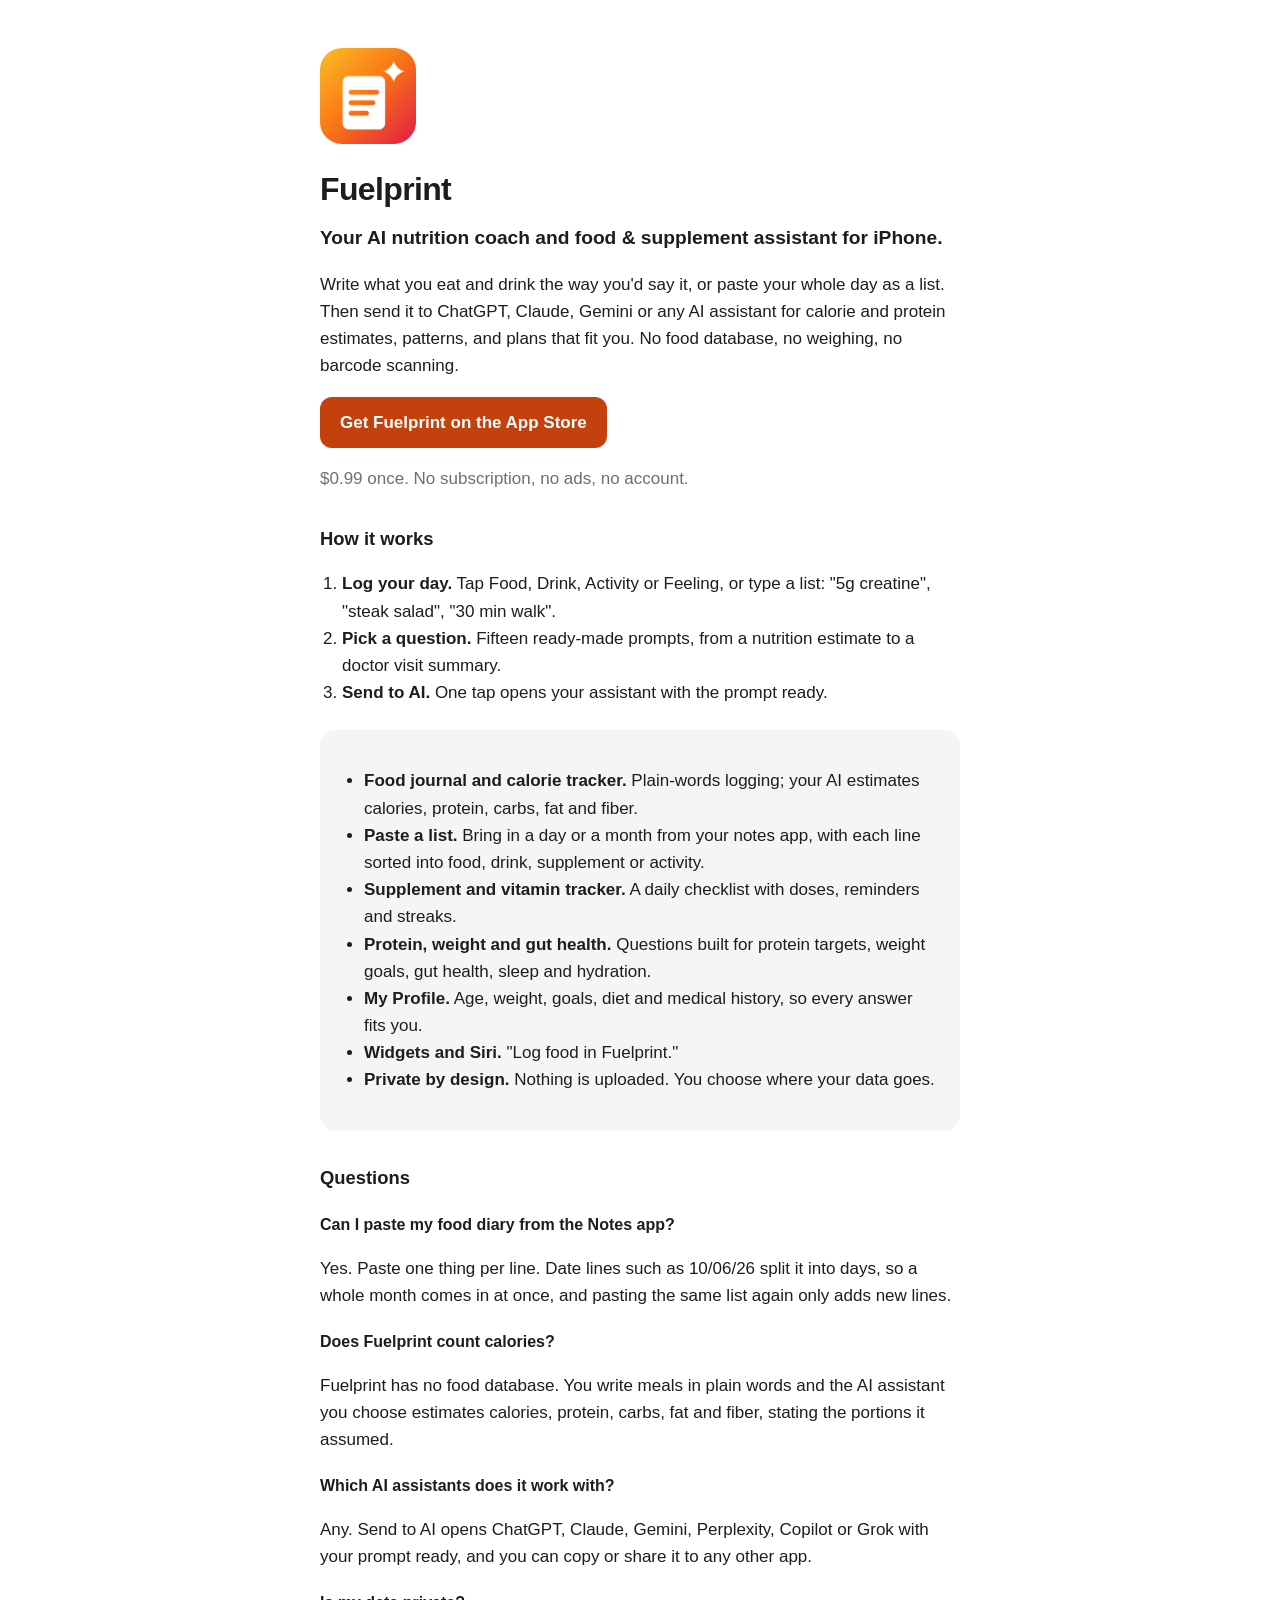
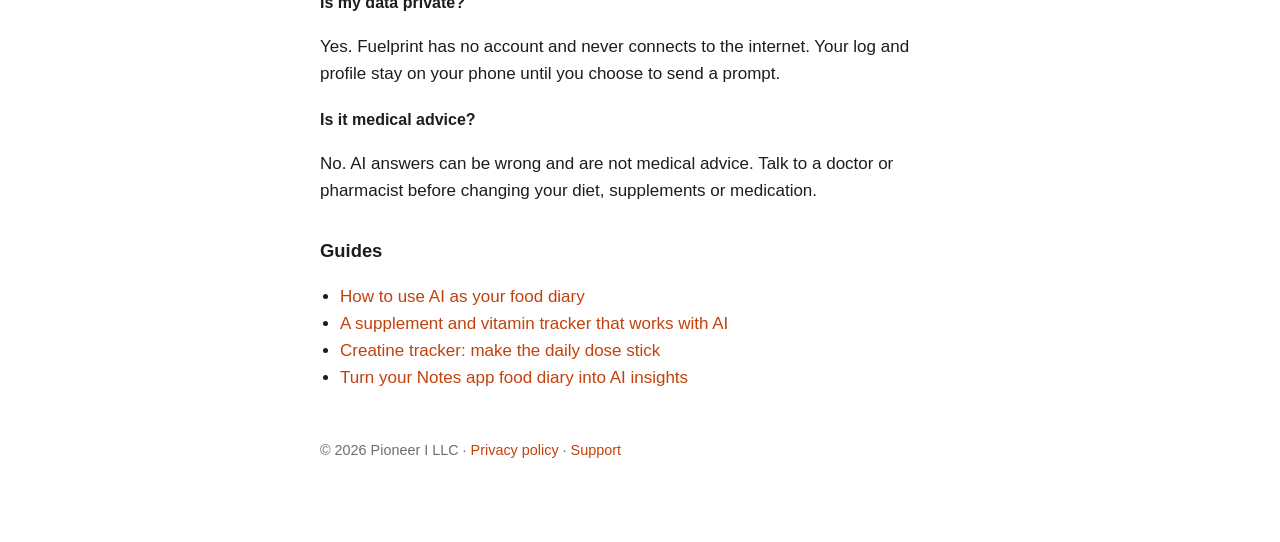
<file: index.html>
<!DOCTYPE html>
<html lang="en">
<head>
<meta charset="utf-8">
<meta name="viewport" content="width=device-width, initial-scale=1">
<title>Fuelprint: AI Nutrition Coach &amp; Food Assistant for iPhone</title>
<meta name="description" content="Fuelprint is an AI nutrition coach and food &amp; supplement assistant for iPhone. Log meals in plain words, then ask AI for calorie and protein estimates, patterns and meal plans based on your own data. Private.">
<meta name="keywords" content="AI nutrition coach, AI food assistant, AI health assistant, AI diet assistant, AI protein tracker, AI calorie tracker, AI supplement tracker, AI food diary, food diary, supplement tracker, iPhone app">
<link rel="canonical" href="https://messagegabrielhere-lgtm.github.io/Appsales/">
<meta name="apple-itunes-app" content="app-id=6814644588">
<meta name="theme-color" content="#c2410c">

<meta property="og:type" content="website">
<meta property="og:site_name" content="Fuelprint">
<meta property="og:title" content="Fuelprint: AI Nutrition Coach &amp; Food Assistant">
<meta property="og:description" content="Write your day like a note. Ask your AI for calories, protein, patterns and plans. Private, pay once, no account.">
<meta property="og:url" content="https://messagegabrielhere-lgtm.github.io/Appsales/">
<meta property="og:image" content="https://messagegabrielhere-lgtm.github.io/Appsales/Kept/Assets.xcassets/AppIconPreview.imageset/AppIconPreview@3x.png">
<meta name="twitter:card" content="summary">
<meta name="twitter:title" content="Fuelprint: AI Nutrition Coach &amp; Food Assistant">
<meta name="twitter:description" content="Write your day like a note. Ask your AI for calories, protein, patterns and plans.">
<meta name="twitter:image" content="https://messagegabrielhere-lgtm.github.io/Appsales/Kept/Assets.xcassets/AppIconPreview.imageset/AppIconPreview@3x.png">
<link rel="icon" type="image/png" href="Kept/Assets.xcassets/AppIconPreview.imageset/AppIconPreview@3x.png">
<link rel="apple-touch-icon" href="Kept/Assets.xcassets/AppIconPreview.imageset/AppIconPreview@3x.png">
<link rel="stylesheet" href="docs/_style.css">

<script type="application/ld+json">
{
  "@context": "https://schema.org",
  "@graph": [
    {
      "@type": "MobileApplication",
      "name": "Fuelprint: Food & Supplements",
      "alternateName": "Fuelprint",
      "description": "An AI nutrition coach and food and supplement assistant. Log food, drinks, supplements, activity and how you feel in plain words, or paste a whole day as a list, then get calorie, protein and nutrition estimates from the AI assistant you choose.",
      "operatingSystem": "iOS 17.0 or later",
      "applicationCategory": "HealthApplication",
      "applicationSubCategory": "Food & Drink",
      "installUrl": "https://apps.apple.com/app/id6814644588",
      "url": "https://messagegabrielhere-lgtm.github.io/Appsales/",
      "image": "https://messagegabrielhere-lgtm.github.io/Appsales/Kept/Assets.xcassets/AppIconPreview.imageset/AppIconPreview@3x.png",
      "offers": { "@type": "Offer", "price": "0.99", "priceCurrency": "USD" },
      "publisher": { "@type": "Organization", "name": "Pioneer I LLC" }
    },
    {
      "@type": "FAQPage",
      "mainEntity": [
        {
          "@type": "Question",
          "name": "Can I paste my food diary from the Notes app?",
          "acceptedAnswer": { "@type": "Answer", "text": "Yes. Paste one thing per line. Date lines such as 10/06/26 split it into days, so a whole month comes in at once, and pasting the same list again only adds new lines." }
        },
        {
          "@type": "Question",
          "name": "Does Fuelprint count calories?",
          "acceptedAnswer": { "@type": "Answer", "text": "Fuelprint has no food database. You write meals in plain words and the AI assistant you choose estimates calories, protein, carbs, fat and fiber, stating the portions it assumed." }
        },
        {
          "@type": "Question",
          "name": "Which AI assistants does it work with?",
          "acceptedAnswer": { "@type": "Answer", "text": "Any. Send to AI opens ChatGPT, Claude, Gemini, Perplexity, Copilot or Grok with your prompt ready, and you can copy or share it to any other app." }
        },
        {
          "@type": "Question",
          "name": "Is my data private?",
          "acceptedAnswer": { "@type": "Answer", "text": "Yes. Fuelprint has no account and never connects to the internet. Your log and profile stay on your phone until you choose to send a prompt." }
        },
        {
          "@type": "Question",
          "name": "Is it medical advice?",
          "acceptedAnswer": { "@type": "Answer", "text": "No. AI answers can be wrong and are not medical advice. Talk to a doctor or pharmacist before changing your diet, supplements or medication." }
        }
      ]
    }
  ]
}
</script>
</head>
<body>
<main>
  <img class="icon" src="Kept/Assets.xcassets/AppIconPreview.imageset/AppIconPreview@3x.png" alt="Fuelprint app icon" width="96" height="96">
  <h1>Fuelprint</h1>
  <p class="lead">Your AI nutrition coach and food &amp; supplement assistant for iPhone.</p>

  <p>Write what you eat and drink the way you'd say it, or paste your whole day as a list. Then send it to ChatGPT, Claude, Gemini or any AI assistant for calorie and protein estimates, patterns, and plans that fit you. No food database, no weighing, no barcode scanning.</p>

  <p><a class="button" href="https://apps.apple.com/app/id6814644588">Get Fuelprint on the App Store</a></p>
  <p class="muted">$0.99 once. No subscription, no ads, no account.</p>

  <h2>How it works</h2>
  <ol>
    <li><strong>Log your day.</strong> Tap Food, Drink, Activity or Feeling, or type a list: "5g creatine", "steak salad", "30 min walk".</li>
    <li><strong>Pick a question.</strong> Fifteen ready-made prompts, from a nutrition estimate to a doctor visit summary.</li>
    <li><strong>Send to AI.</strong> One tap opens your assistant with the prompt ready.</li>
  </ol>

  <div class="card">
    <ul>
      <li><strong>Food journal and calorie tracker.</strong> Plain-words logging; your AI estimates calories, protein, carbs, fat and fiber.</li>
      <li><strong>Paste a list.</strong> Bring in a day or a month from your notes app, with each line sorted into food, drink, supplement or activity.</li>
      <li><strong>Supplement and vitamin tracker.</strong> A daily checklist with doses, reminders and streaks.</li>
      <li><strong>Protein, weight and gut health.</strong> Questions built for protein targets, weight goals, gut health, sleep and hydration.</li>
      <li><strong>My Profile.</strong> Age, weight, goals, diet and medical history, so every answer fits you.</li>
      <li><strong>Widgets and Siri.</strong> "Log food in Fuelprint."</li>
      <li><strong>Private by design.</strong> Nothing is uploaded. You choose where your data goes.</li>
    </ul>
  </div>

  <h2>Questions</h2>
  <h3>Can I paste my food diary from the Notes app?</h3>
  <p>Yes. Paste one thing per line. Date lines such as 10/06/26 split it into days, so a whole month comes in at once, and pasting the same list again only adds new lines.</p>
  <h3>Does Fuelprint count calories?</h3>
  <p>Fuelprint has no food database. You write meals in plain words and the AI assistant you choose estimates calories, protein, carbs, fat and fiber, stating the portions it assumed.</p>
  <h3>Which AI assistants does it work with?</h3>
  <p>Any. Send to AI opens ChatGPT, Claude, Gemini, Perplexity, Copilot or Grok with your prompt ready, and you can copy or share it to any other app.</p>
  <h3>Is my data private?</h3>
  <p>Yes. Fuelprint has no account and never connects to the internet. Your log and profile stay on your phone until you choose to send a prompt.</p>
  <h3>Is it medical advice?</h3>
  <p>No. AI answers can be wrong and are not medical advice. Talk to a doctor or pharmacist before changing your diet, supplements or medication.</p>

  <h2>Guides</h2>
  <ul>
    <li><a href="docs/guides/ai-food-diary/">How to use AI as your food diary</a></li>
    <li><a href="docs/guides/supplement-tracker/">A supplement and vitamin tracker that works with AI</a></li>
    <li><a href="docs/guides/creatine-tracker/">Creatine tracker: make the daily dose stick</a></li>
    <li><a href="docs/guides/notes-food-diary/">Turn your Notes app food diary into AI insights</a></li>
  </ul>

  <footer class="muted">© 2026 Pioneer I LLC · <a href="docs/privacy/">Privacy policy</a> · <a href="docs/support/">Support</a></footer>
</main>
</body>
</html>
</file>
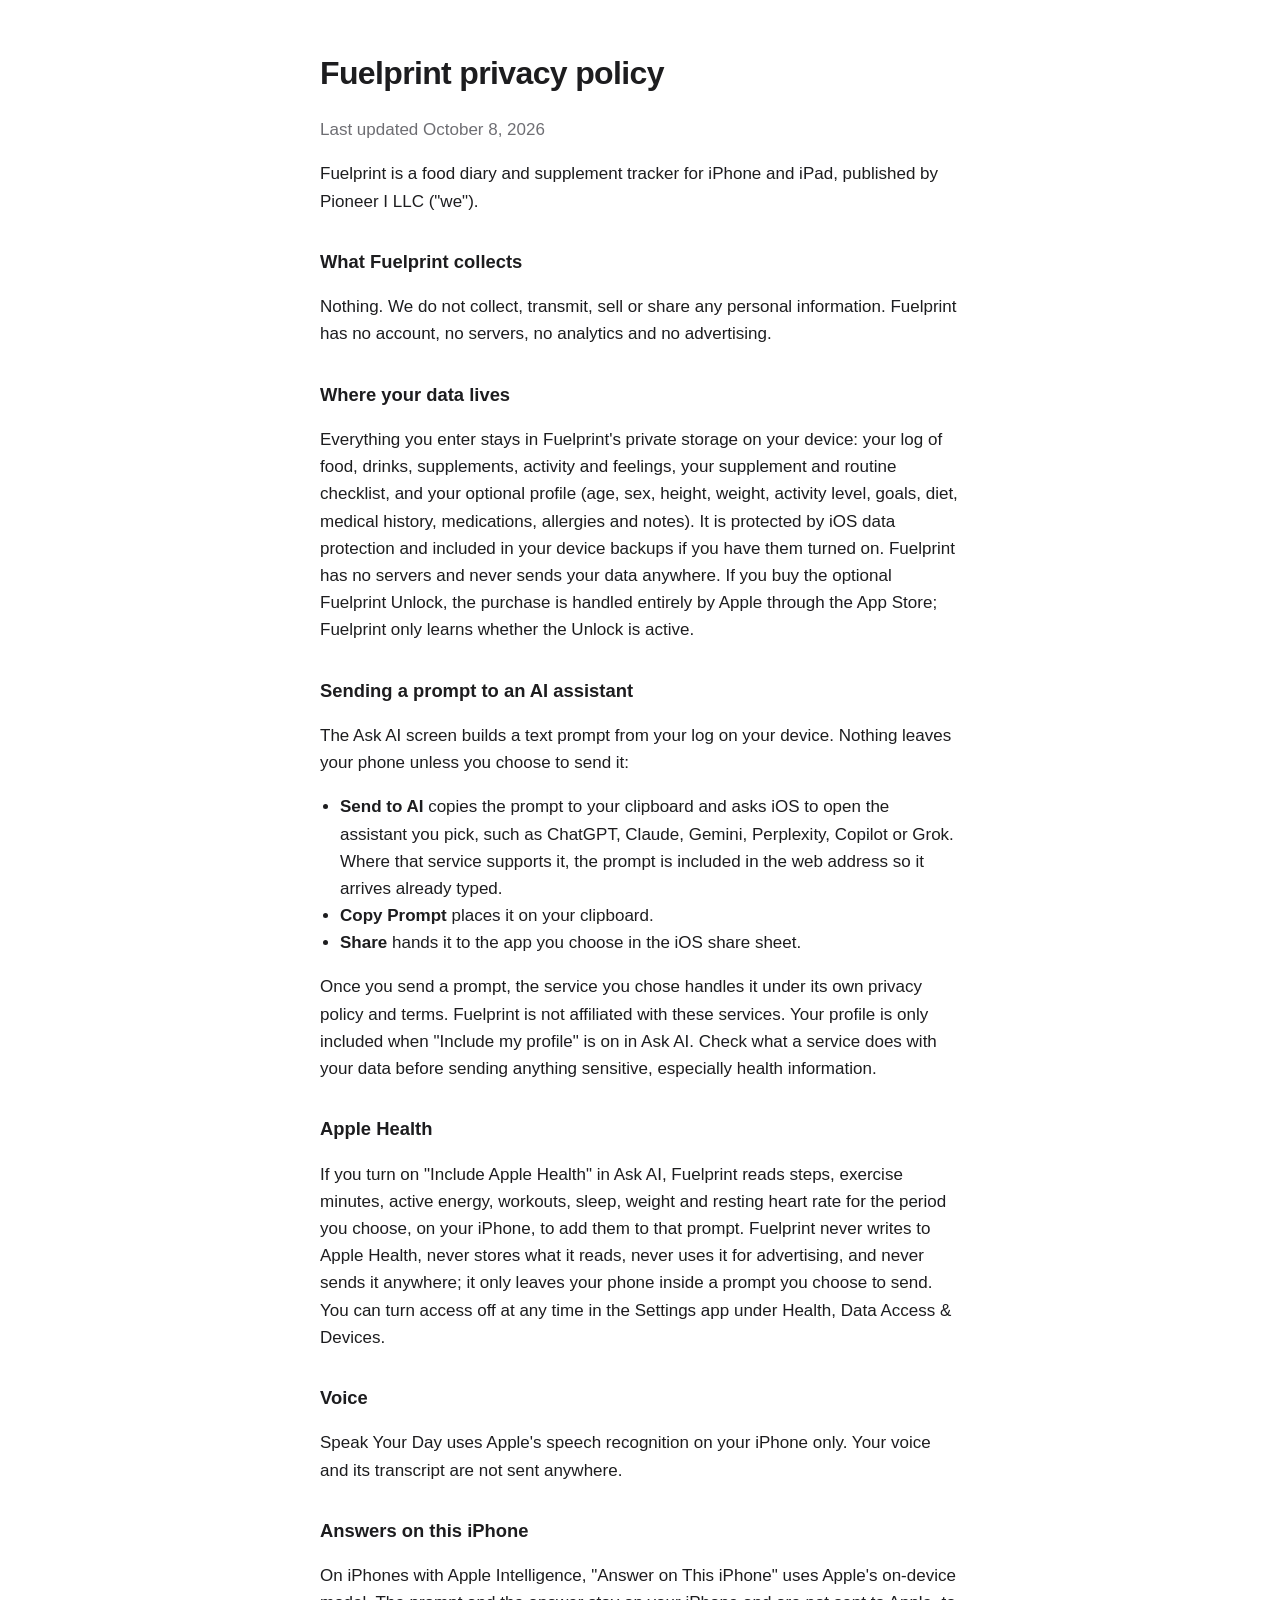
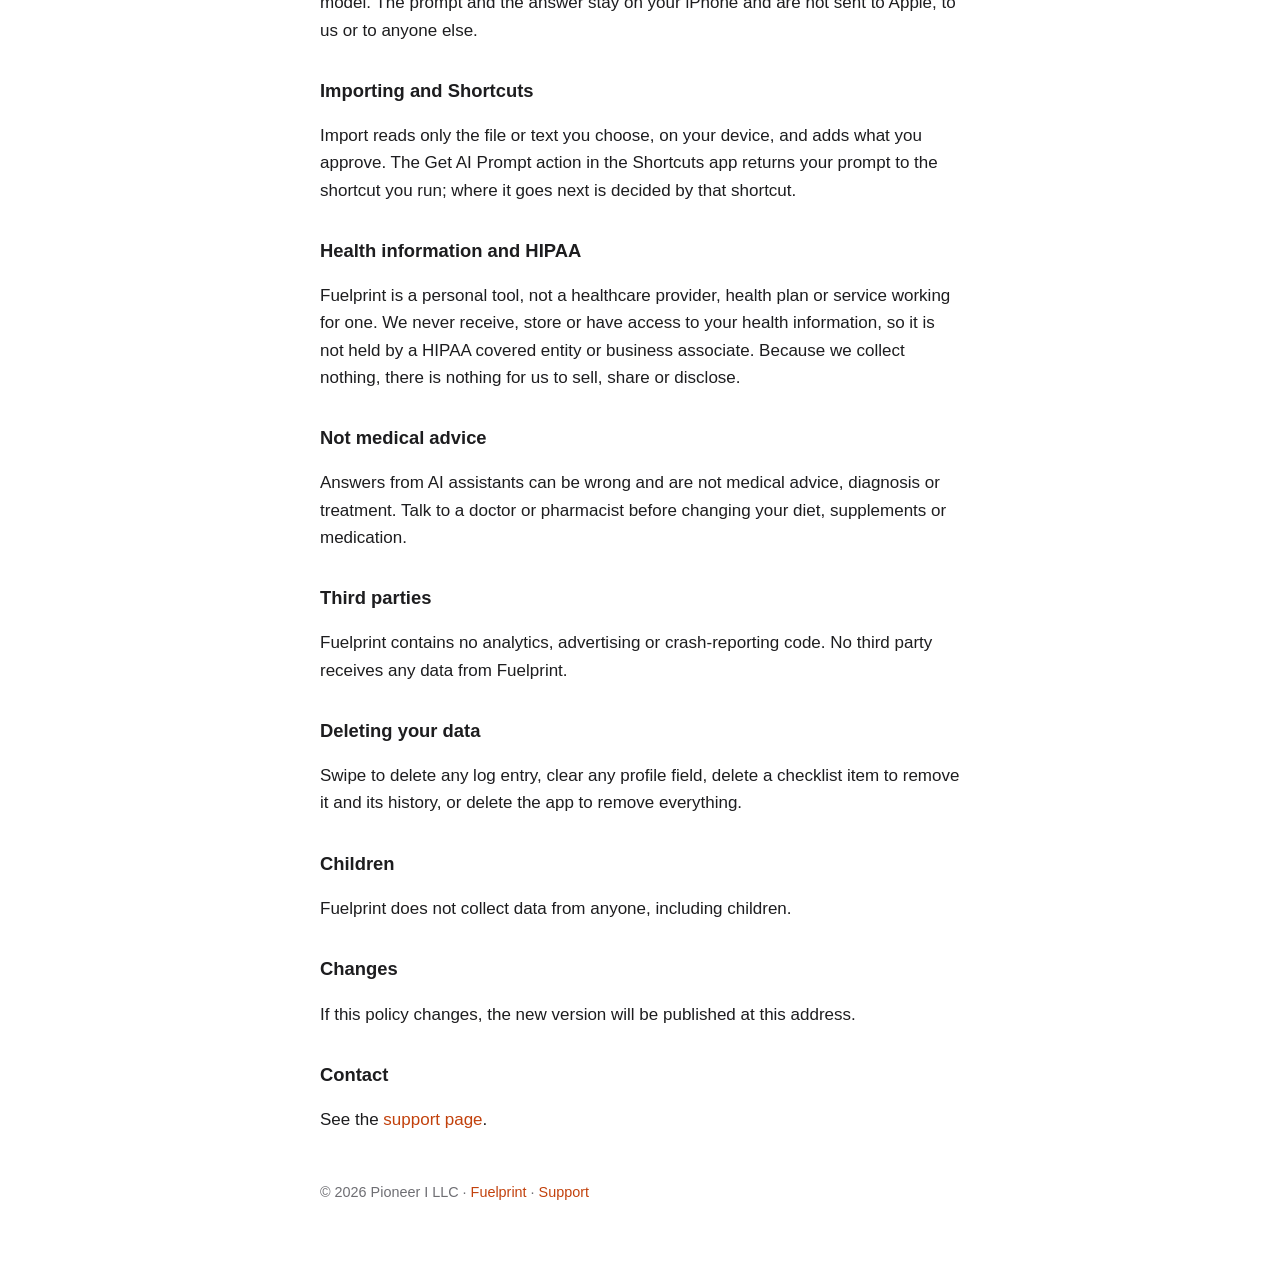
<file: docs/privacy/index.html>
<!DOCTYPE html>
<html lang="en">
<head>
<meta charset="utf-8">
<meta name="viewport" content="width=device-width, initial-scale=1">
<title>Fuelprint Privacy Policy | Pioneer I LLC</title>
<meta name="description" content="Fuelprint collects no data. Your food diary, supplements and profile stay on your iPhone. Read how sharing with AI assistants works.">
<link rel="canonical" href="https://messagegabrielhere-lgtm.github.io/Appsales/docs/privacy/">
<link rel="stylesheet" href="../_style.css">
</head>
<body>
<main>
  <h1>Fuelprint privacy policy</h1>
  <p class="muted">Last updated October 8, 2026</p>

  <p>Fuelprint is a food diary and supplement tracker for iPhone and iPad, published by Pioneer I LLC ("we").</p>

  <h2>What Fuelprint collects</h2>
  <p>Nothing. We do not collect, transmit, sell or share any personal information. Fuelprint has no account, no servers, no analytics and no advertising.</p>

  <h2>Where your data lives</h2>
  <p>Everything you enter stays in Fuelprint's private storage on your device: your log of food, drinks, supplements, activity and feelings, your supplement and routine checklist, and your optional profile (age, sex, height, weight, activity level, goals, diet, medical history, medications, allergies and notes). It is protected by iOS data protection and included in your device backups if you have them turned on. Fuelprint has no servers and never sends your data anywhere. If you buy the optional Fuelprint Unlock, the purchase is handled entirely by Apple through the App Store; Fuelprint only learns whether the Unlock is active.</p>

  <h2>Sending a prompt to an AI assistant</h2>
  <p>The Ask AI screen builds a text prompt from your log on your device. Nothing leaves your phone unless you choose to send it:</p>
  <ul>
    <li><strong>Send to AI</strong> copies the prompt to your clipboard and asks iOS to open the assistant you pick, such as ChatGPT, Claude, Gemini, Perplexity, Copilot or Grok. Where that service supports it, the prompt is included in the web address so it arrives already typed.</li>
    <li><strong>Copy Prompt</strong> places it on your clipboard.</li>
    <li><strong>Share</strong> hands it to the app you choose in the iOS share sheet.</li>
  </ul>
  <p>Once you send a prompt, the service you chose handles it under its own privacy policy and terms. Fuelprint is not affiliated with these services. Your profile is only included when "Include my profile" is on in Ask AI. Check what a service does with your data before sending anything sensitive, especially health information.</p>

  <h2>Apple Health</h2>
  <p>If you turn on "Include Apple Health" in Ask AI, Fuelprint reads steps, exercise minutes, active energy, workouts, sleep, weight and resting heart rate for the period you choose, on your iPhone, to add them to that prompt. Fuelprint never writes to Apple Health, never stores what it reads, never uses it for advertising, and never sends it anywhere; it only leaves your phone inside a prompt you choose to send. You can turn access off at any time in the Settings app under Health, Data Access &amp; Devices.</p>

  <h2>Voice</h2>
  <p>Speak Your Day uses Apple's speech recognition on your iPhone only. Your voice and its transcript are not sent anywhere.</p>

  <h2>Answers on this iPhone</h2>
  <p>On iPhones with Apple Intelligence, "Answer on This iPhone" uses Apple's on-device model. The prompt and the answer stay on your iPhone and are not sent to Apple, to us or to anyone else.</p>

  <h2>Importing and Shortcuts</h2>
  <p>Import reads only the file or text you choose, on your device, and adds what you approve. The Get AI Prompt action in the Shortcuts app returns your prompt to the shortcut you run; where it goes next is decided by that shortcut.</p>

  <h2>Health information and HIPAA</h2>
  <p>Fuelprint is a personal tool, not a healthcare provider, health plan or service working for one. We never receive, store or have access to your health information, so it is not held by a HIPAA covered entity or business associate. Because we collect nothing, there is nothing for us to sell, share or disclose.</p>

  <h2>Not medical advice</h2>
  <p>Answers from AI assistants can be wrong and are not medical advice, diagnosis or treatment. Talk to a doctor or pharmacist before changing your diet, supplements or medication.</p>

  <h2>Third parties</h2>
  <p>Fuelprint contains no analytics, advertising or crash-reporting code. No third party receives any data from Fuelprint.</p>

  <h2>Deleting your data</h2>
  <p>Swipe to delete any log entry, clear any profile field, delete a checklist item to remove it and its history, or delete the app to remove everything.</p>

  <h2>Children</h2>
  <p>Fuelprint does not collect data from anyone, including children.</p>

  <h2>Changes</h2>
  <p>If this policy changes, the new version will be published at this address.</p>

  <h2>Contact</h2>
  <p>See the <a href="../support/">support page</a>.</p>

  <footer class="muted">© 2026 Pioneer I LLC · <a href="../../">Fuelprint</a> · <a href="../support/">Support</a></footer>
</main>
</body>
</html>
</file>
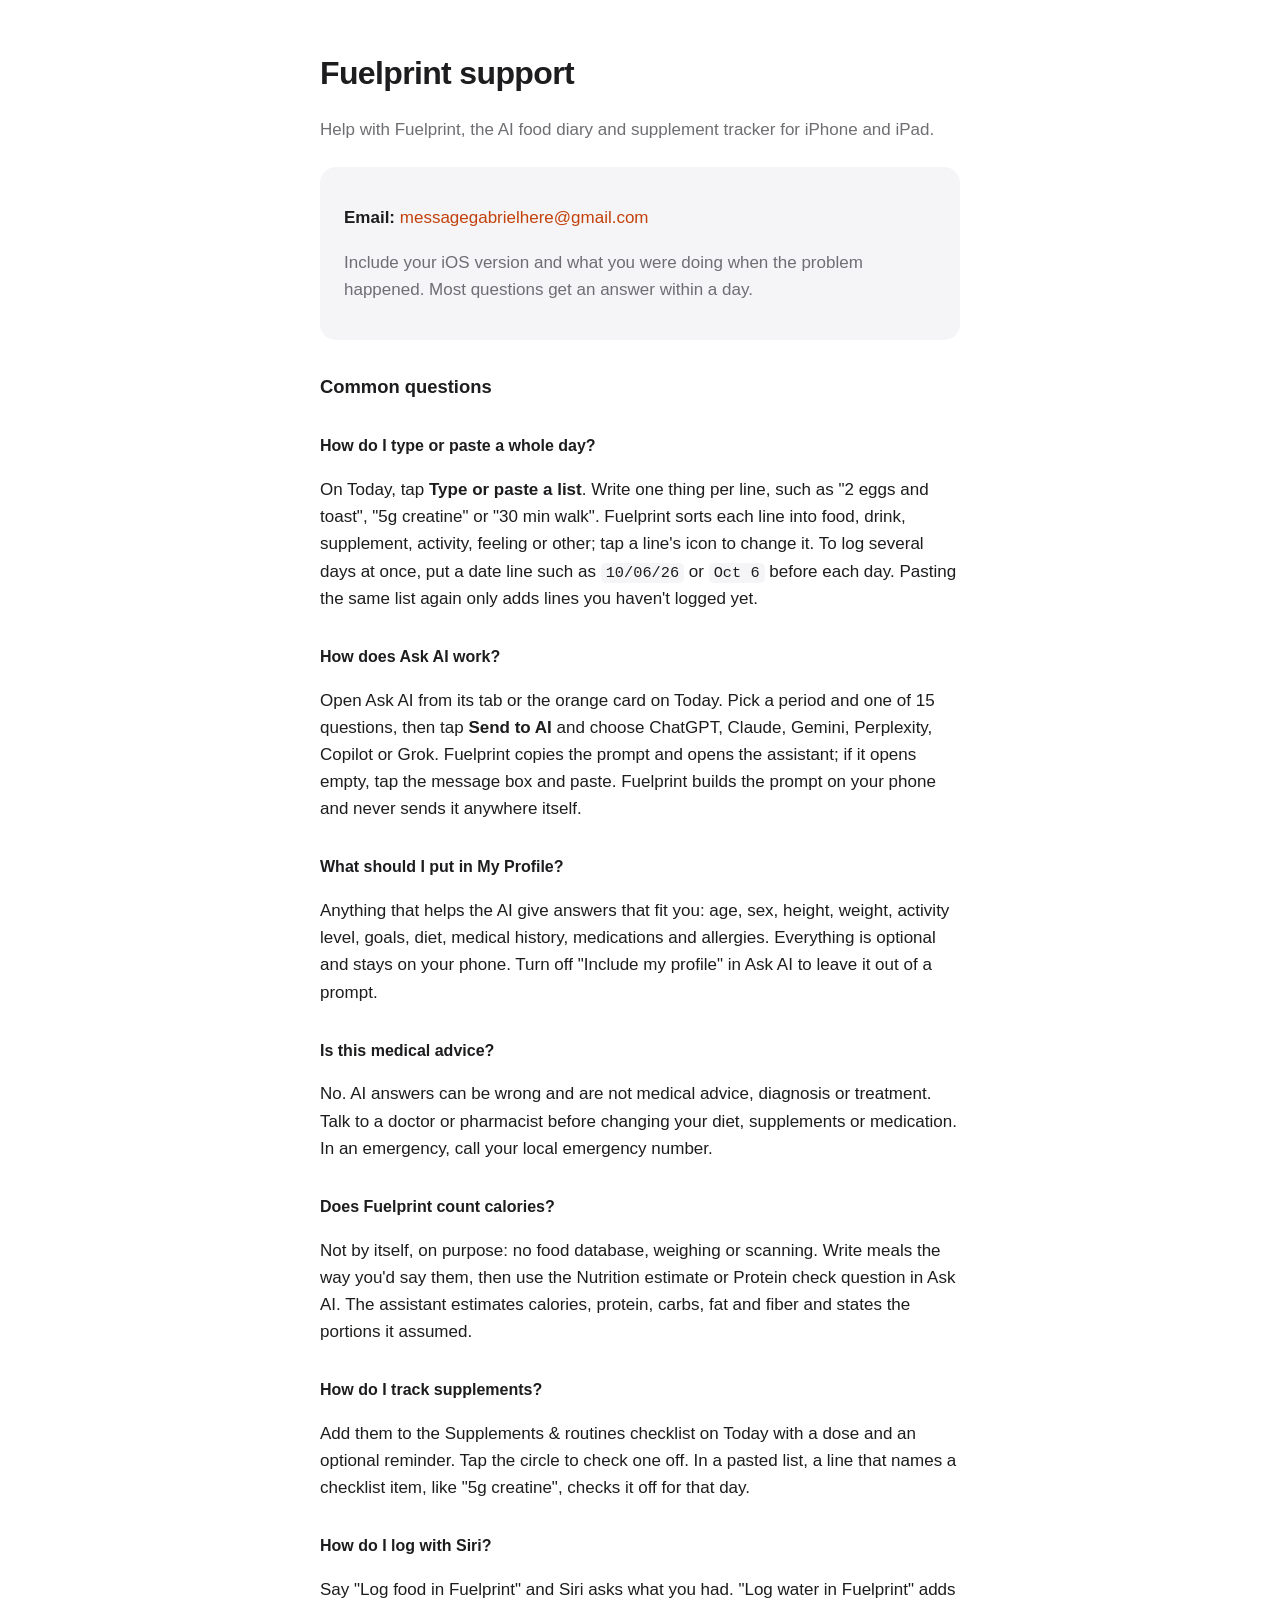
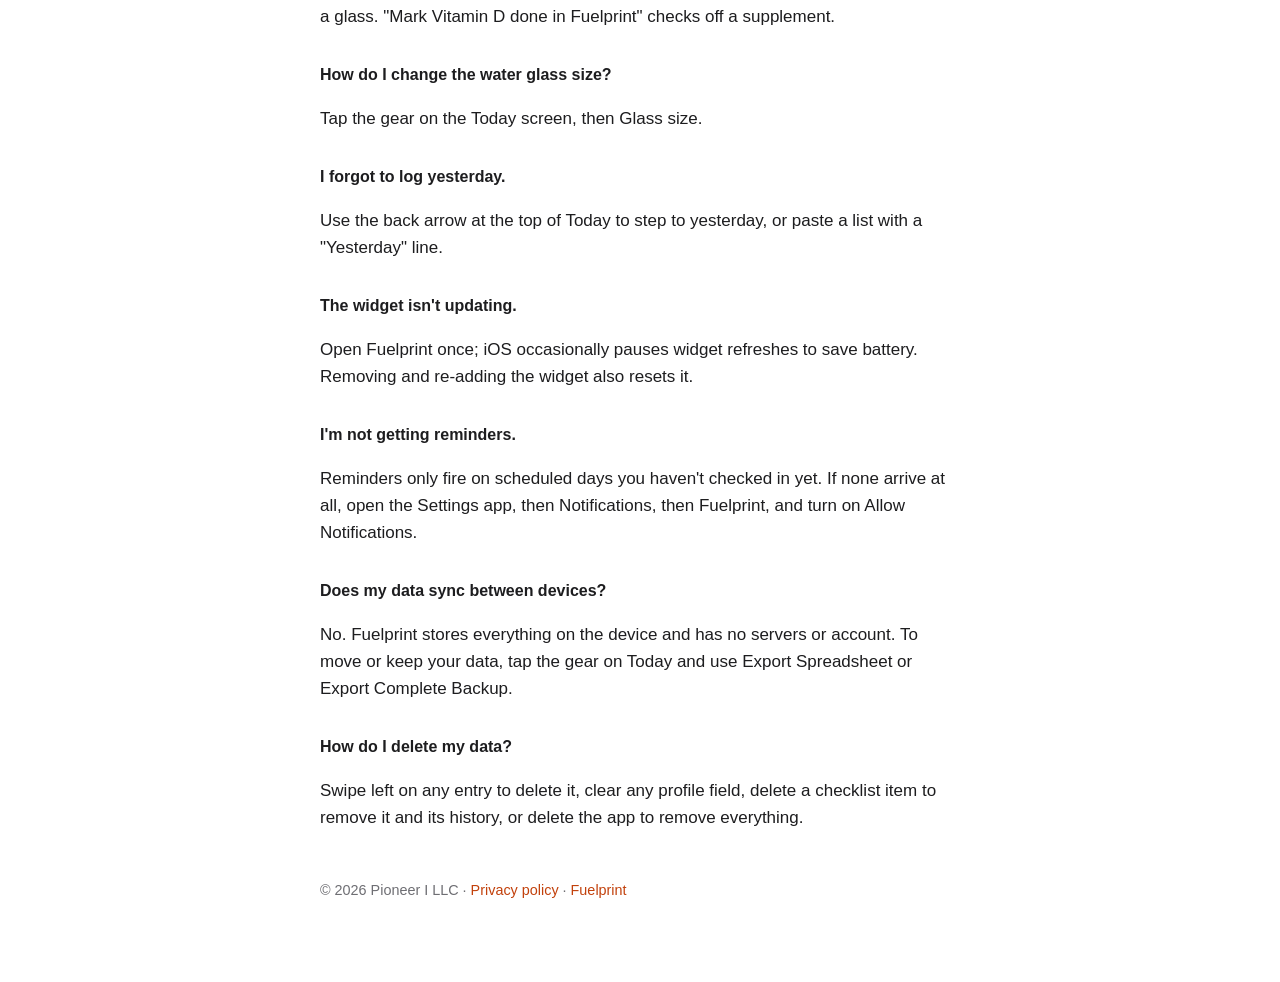
<file: docs/support/index.html>
<!DOCTYPE html>
<html lang="en">
<head>
<meta charset="utf-8">
<meta name="viewport" content="width=device-width, initial-scale=1">
<title>Fuelprint Support: Food Diary, Supplements and Ask AI Help</title>
<meta name="description" content="Help with Fuelprint: pasting a food diary as a list, tracking supplements, your AI profile, sending prompts to ChatGPT, Claude or Gemini, widgets and Siri.">
<link rel="canonical" href="https://messagegabrielhere-lgtm.github.io/Appsales/docs/support/">
<meta name="apple-itunes-app" content="app-id=6814644588">
<link rel="stylesheet" href="../_style.css">
</head>
<body>
<main>
  <h1>Fuelprint support</h1>
  <p class="muted">Help with Fuelprint, the AI food diary and supplement tracker for iPhone and iPad.</p>

  <div class="card">
    <p><strong>Email:</strong> <a href="mailto:messagegabrielhere@gmail.com">messagegabrielhere@gmail.com</a></p>
    <p class="muted">Include your iOS version and what you were doing when the problem happened. Most questions get an answer within a day.</p>
  </div>

  <h2>Common questions</h2>

  <h2 style="font-size:1rem">How do I type or paste a whole day?</h2>
  <p>On Today, tap <strong>Type or paste a list</strong>. Write one thing per line, such as "2 eggs and toast", "5g creatine" or "30 min walk". Fuelprint sorts each line into food, drink, supplement, activity, feeling or other; tap a line's icon to change it. To log several days at once, put a date line such as <code>10/06/26</code> or <code>Oct 6</code> before each day. Pasting the same list again only adds lines you haven't logged yet.</p>

  <h2 style="font-size:1rem">How does Ask AI work?</h2>
  <p>Open Ask AI from its tab or the orange card on Today. Pick a period and one of 15 questions, then tap <strong>Send to AI</strong> and choose ChatGPT, Claude, Gemini, Perplexity, Copilot or Grok. Fuelprint copies the prompt and opens the assistant; if it opens empty, tap the message box and paste. Fuelprint builds the prompt on your phone and never sends it anywhere itself.</p>

  <h2 style="font-size:1rem">What should I put in My Profile?</h2>
  <p>Anything that helps the AI give answers that fit you: age, sex, height, weight, activity level, goals, diet, medical history, medications and allergies. Everything is optional and stays on your phone. Turn off "Include my profile" in Ask AI to leave it out of a prompt.</p>

  <h2 style="font-size:1rem">Is this medical advice?</h2>
  <p>No. AI answers can be wrong and are not medical advice, diagnosis or treatment. Talk to a doctor or pharmacist before changing your diet, supplements or medication. In an emergency, call your local emergency number.</p>

  <h2 style="font-size:1rem">Does Fuelprint count calories?</h2>
  <p>Not by itself, on purpose: no food database, weighing or scanning. Write meals the way you'd say them, then use the Nutrition estimate or Protein check question in Ask AI. The assistant estimates calories, protein, carbs, fat and fiber and states the portions it assumed.</p>

  <h2 style="font-size:1rem">How do I track supplements?</h2>
  <p>Add them to the Supplements &amp; routines checklist on Today with a dose and an optional reminder. Tap the circle to check one off. In a pasted list, a line that names a checklist item, like "5g creatine", checks it off for that day.</p>

  <h2 style="font-size:1rem">How do I log with Siri?</h2>
  <p>Say "Log food in Fuelprint" and Siri asks what you had. "Log water in Fuelprint" adds a glass. "Mark Vitamin D done in Fuelprint" checks off a supplement.</p>

  <h2 style="font-size:1rem">How do I change the water glass size?</h2>
  <p>Tap the gear on the Today screen, then Glass size.</p>

  <h2 style="font-size:1rem">I forgot to log yesterday.</h2>
  <p>Use the back arrow at the top of Today to step to yesterday, or paste a list with a "Yesterday" line.</p>

  <h2 style="font-size:1rem">The widget isn't updating.</h2>
  <p>Open Fuelprint once; iOS occasionally pauses widget refreshes to save battery. Removing and re-adding the widget also resets it.</p>

  <h2 style="font-size:1rem">I'm not getting reminders.</h2>
  <p>Reminders only fire on scheduled days you haven't checked in yet. If none arrive at all, open the Settings app, then Notifications, then Fuelprint, and turn on Allow Notifications.</p>

  <h2 style="font-size:1rem">Does my data sync between devices?</h2>
  <p>No. Fuelprint stores everything on the device and has no servers or account. To move or keep your data, tap the gear on Today and use Export Spreadsheet or Export Complete Backup.</p>

  <h2 style="font-size:1rem">How do I delete my data?</h2>
  <p>Swipe left on any entry to delete it, clear any profile field, delete a checklist item to remove it and its history, or delete the app to remove everything.</p>

  <footer class="muted">© 2026 Pioneer I LLC · <a href="../privacy/">Privacy policy</a> · <a href="../../">Fuelprint</a></footer>
</main>
</body>
</html>
</file>
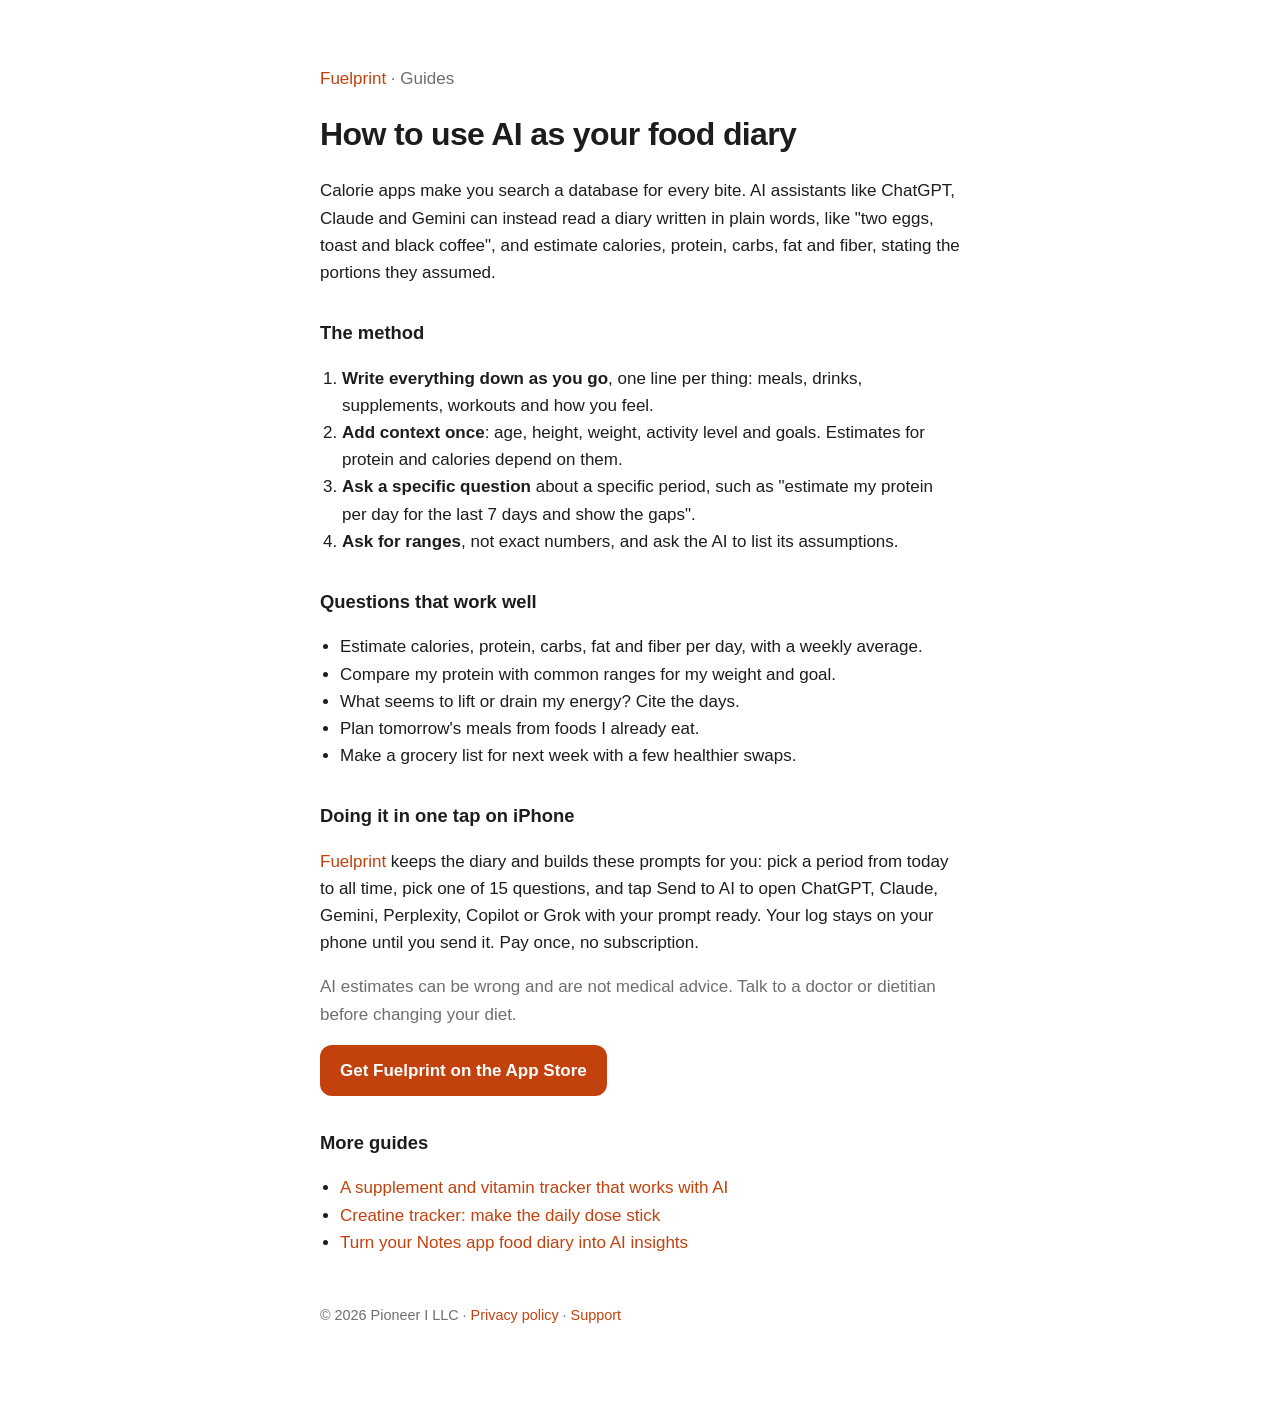
<file: docs/guides/ai-food-diary/index.html>
<!DOCTYPE html>
<html lang="en">
<head>
<meta charset="utf-8">
<meta name="viewport" content="width=device-width, initial-scale=1">
<title>How to Use AI as Your Food Diary (ChatGPT, Claude or Gemini)</title>
<meta name="description" content="Log meals in plain words and let ChatGPT, Claude or Gemini estimate calories, protein and fiber. A simple method, the prompts to use, and an iPhone app that does it in one tap.">
<link rel="canonical" href="https://messagegabrielhere-lgtm.github.io/Appsales/docs/guides/ai-food-diary/">
<meta name="apple-itunes-app" content="app-id=6814644588">
<meta property="og:type" content="article">
<meta property="og:title" content="How to Use AI as Your Food Diary (ChatGPT, Claude or Gemini)">
<meta property="og:description" content="Log meals in plain words and let ChatGPT, Claude or Gemini estimate calories, protein and fiber. A simple method, the prompts to use, and an iPhone app that does it in one tap.">
<meta property="og:url" content="https://messagegabrielhere-lgtm.github.io/Appsales/docs/guides/ai-food-diary/">
<meta property="og:image" content="https://messagegabrielhere-lgtm.github.io/Appsales/Kept/Assets.xcassets/AppIconPreview.imageset/AppIconPreview@3x.png">
<link rel="stylesheet" href="../../_style.css">
<script type="application/ld+json">{"@context": "https://schema.org", "@type": "Article", "headline": "How to Use AI as Your Food Diary (ChatGPT, Claude or Gemini)", "description": "Log meals in plain words and let ChatGPT, Claude or Gemini estimate calories, protein and fiber. A simple method, the prompts to use, and an iPhone app that does it in one tap.", "publisher": {"@type": "Organization", "name": "Pioneer I LLC"}, "datePublished": "2026-10-08", "mainEntityOfPage": "https://messagegabrielhere-lgtm.github.io/Appsales/docs/guides/ai-food-diary/"}</script>
</head>
<body>
<main>
  <p class="muted"><a href="../../../">Fuelprint</a> · Guides</p>
  <h1>How to use AI as your food diary</h1>
<p>Calorie apps make you search a database for every bite. AI assistants like ChatGPT, Claude and Gemini can instead read a diary written in plain words, like "two eggs, toast and black coffee", and estimate calories, protein, carbs, fat and fiber, stating the portions they assumed.</p>
<h2>The method</h2>
<ol>
<li><strong>Write everything down as you go</strong>, one line per thing: meals, drinks, supplements, workouts and how you feel.</li>
<li><strong>Add context once</strong>: age, height, weight, activity level and goals. Estimates for protein and calories depend on them.</li>
<li><strong>Ask a specific question</strong> about a specific period, such as "estimate my protein per day for the last 7 days and show the gaps".</li>
<li><strong>Ask for ranges</strong>, not exact numbers, and ask the AI to list its assumptions.</li>
</ol>
<h2>Questions that work well</h2>
<ul>
<li>Estimate calories, protein, carbs, fat and fiber per day, with a weekly average.</li>
<li>Compare my protein with common ranges for my weight and goal.</li>
<li>What seems to lift or drain my energy? Cite the days.</li>
<li>Plan tomorrow's meals from foods I already eat.</li>
<li>Make a grocery list for next week with a few healthier swaps.</li>
</ul>
<h2>Doing it in one tap on iPhone</h2>
<p><a href="../../../">Fuelprint</a> keeps the diary and builds these prompts for you: pick a period from today to all time, pick one of 15 questions, and tap Send to AI to open ChatGPT, Claude, Gemini, Perplexity, Copilot or Grok with your prompt ready. Your log stays on your phone until you send it. Pay once, no subscription.</p>
<p class="muted">AI estimates can be wrong and are not medical advice. Talk to a doctor or dietitian before changing your diet.</p>
  <p><a class="button" href="https://apps.apple.com/app/id6814644588">Get Fuelprint on the App Store</a></p>
  <h2>More guides</h2>
  <ul>
    <li><a href="../supplement-tracker/">A supplement and vitamin tracker that works with AI</a></li>
    <li><a href="../creatine-tracker/">Creatine tracker: make the daily dose stick</a></li>
    <li><a href="../notes-food-diary/">Turn your Notes app food diary into AI insights</a></li>
  </ul>
  <footer class="muted">© 2026 Pioneer I LLC · <a href="../../privacy/">Privacy policy</a> · <a href="../../support/">Support</a></footer>
</main>
</body>
</html>
</file>
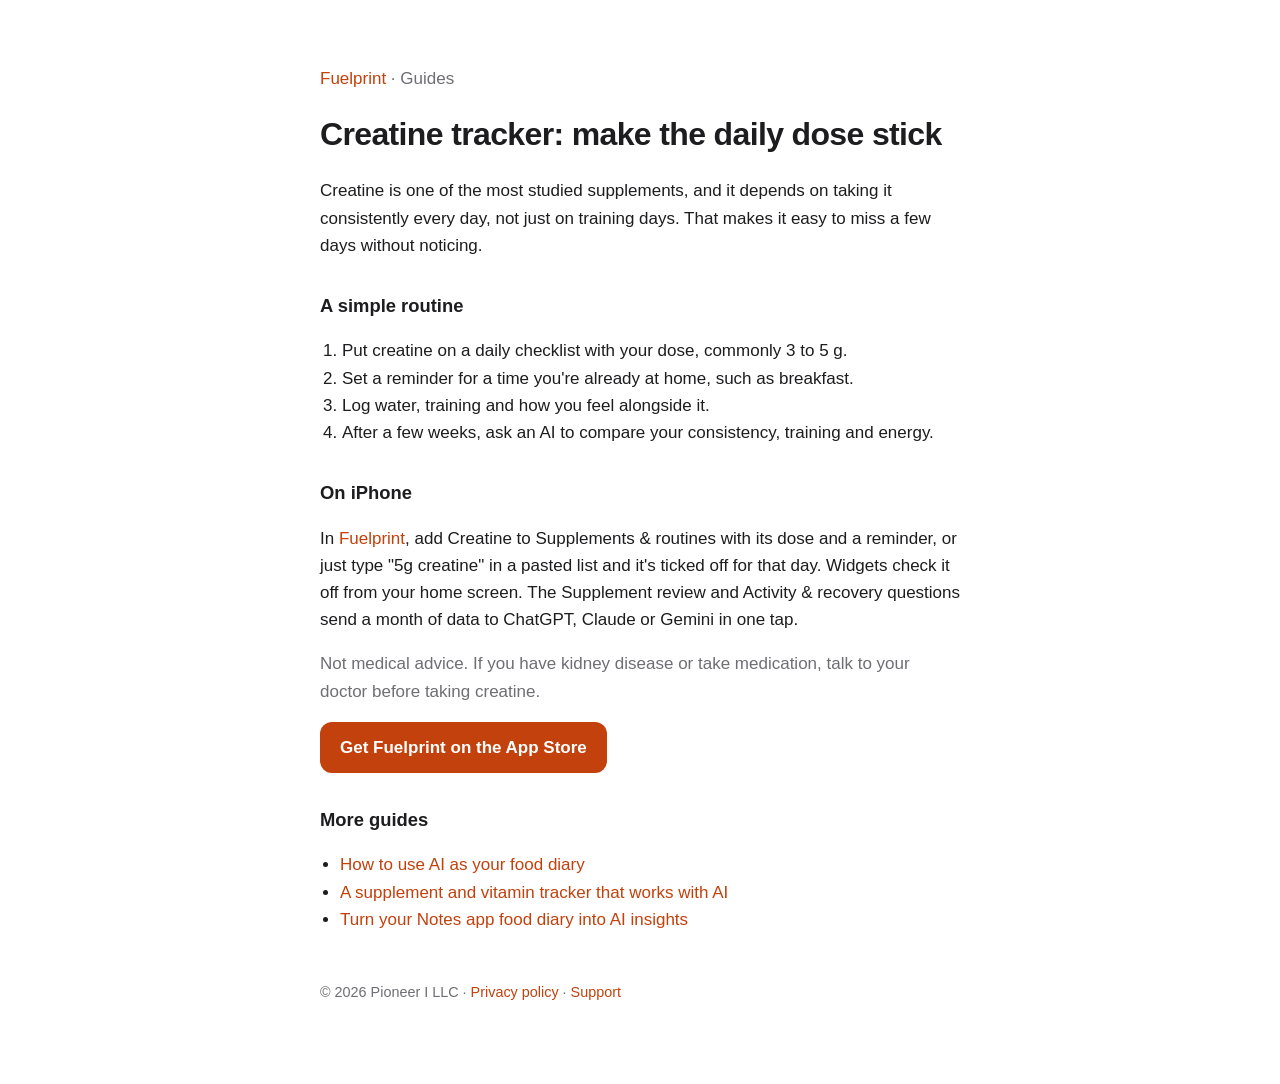
<file: docs/guides/creatine-tracker/index.html>
<!DOCTYPE html>
<html lang="en">
<head>
<meta charset="utf-8">
<meta name="viewport" content="width=device-width, initial-scale=1">
<title>Creatine Tracker: Log Your Daily 5 g and See If It's Working</title>
<meta name="description" content="Creatine works through daily consistency. Track your dose every day, log training and how you feel, and ask AI what changed. Free of subscriptions.">
<link rel="canonical" href="https://messagegabrielhere-lgtm.github.io/Appsales/docs/guides/creatine-tracker/">
<meta name="apple-itunes-app" content="app-id=6814644588">
<meta property="og:type" content="article">
<meta property="og:title" content="Creatine Tracker: Log Your Daily 5 g and See If It's Working">
<meta property="og:description" content="Creatine works through daily consistency. Track your dose every day, log training and how you feel, and ask AI what changed. Free of subscriptions.">
<meta property="og:url" content="https://messagegabrielhere-lgtm.github.io/Appsales/docs/guides/creatine-tracker/">
<meta property="og:image" content="https://messagegabrielhere-lgtm.github.io/Appsales/Kept/Assets.xcassets/AppIconPreview.imageset/AppIconPreview@3x.png">
<link rel="stylesheet" href="../../_style.css">
<script type="application/ld+json">{"@context": "https://schema.org", "@type": "Article", "headline": "Creatine Tracker: Log Your Daily 5 g and See If It's Working", "description": "Creatine works through daily consistency. Track your dose every day, log training and how you feel, and ask AI what changed. Free of subscriptions.", "publisher": {"@type": "Organization", "name": "Pioneer I LLC"}, "datePublished": "2026-10-08", "mainEntityOfPage": "https://messagegabrielhere-lgtm.github.io/Appsales/docs/guides/creatine-tracker/"}</script>
</head>
<body>
<main>
  <p class="muted"><a href="../../../">Fuelprint</a> · Guides</p>
  <h1>Creatine tracker: make the daily dose stick</h1>
<p>Creatine is one of the most studied supplements, and it depends on taking it consistently every day, not just on training days. That makes it easy to miss a few days without noticing.</p>
<h2>A simple routine</h2>
<ol>
<li>Put creatine on a daily checklist with your dose, commonly 3 to 5 g.</li>
<li>Set a reminder for a time you're already at home, such as breakfast.</li>
<li>Log water, training and how you feel alongside it.</li>
<li>After a few weeks, ask an AI to compare your consistency, training and energy.</li>
</ol>
<h2>On iPhone</h2>
<p>In <a href="../../../">Fuelprint</a>, add Creatine to Supplements &amp; routines with its dose and a reminder, or just type "5g creatine" in a pasted list and it's ticked off for that day. Widgets check it off from your home screen. The Supplement review and Activity &amp; recovery questions send a month of data to ChatGPT, Claude or Gemini in one tap.</p>
<p class="muted">Not medical advice. If you have kidney disease or take medication, talk to your doctor before taking creatine.</p>
  <p><a class="button" href="https://apps.apple.com/app/id6814644588">Get Fuelprint on the App Store</a></p>
  <h2>More guides</h2>
  <ul>
    <li><a href="../ai-food-diary/">How to use AI as your food diary</a></li>
    <li><a href="../supplement-tracker/">A supplement and vitamin tracker that works with AI</a></li>
    <li><a href="../notes-food-diary/">Turn your Notes app food diary into AI insights</a></li>
  </ul>
  <footer class="muted">© 2026 Pioneer I LLC · <a href="../../privacy/">Privacy policy</a> · <a href="../../support/">Support</a></footer>
</main>
</body>
</html>
</file>
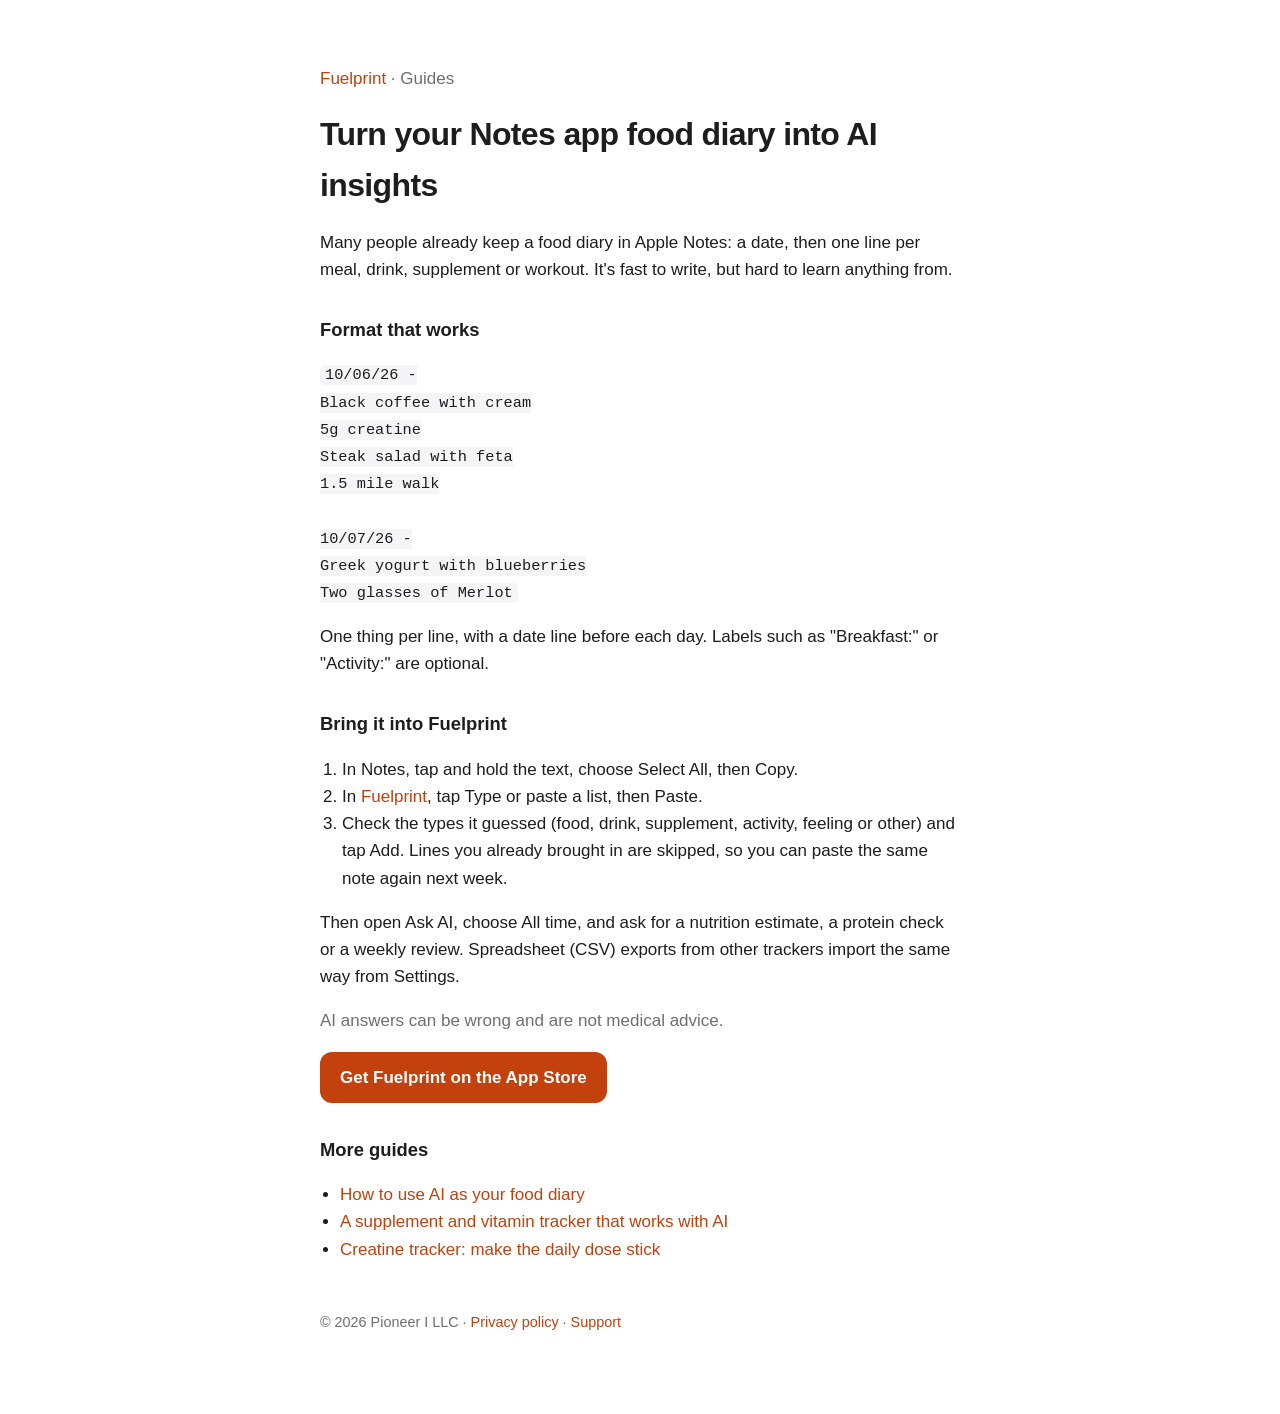
<file: docs/guides/notes-food-diary/index.html>
<!DOCTYPE html>
<html lang="en">
<head>
<meta charset="utf-8">
<meta name="viewport" content="width=device-width, initial-scale=1">
<title>Turn Your Notes App Food Diary Into AI Insights</title>
<meta name="description" content="Already keep a food diary in Apple Notes? Paste a whole month into Fuelprint with date lines, and ask AI for calories, protein, patterns and a weekly review.">
<link rel="canonical" href="https://messagegabrielhere-lgtm.github.io/Appsales/docs/guides/notes-food-diary/">
<meta name="apple-itunes-app" content="app-id=6814644588">
<meta property="og:type" content="article">
<meta property="og:title" content="Turn Your Notes App Food Diary Into AI Insights">
<meta property="og:description" content="Already keep a food diary in Apple Notes? Paste a whole month into Fuelprint with date lines, and ask AI for calories, protein, patterns and a weekly review.">
<meta property="og:url" content="https://messagegabrielhere-lgtm.github.io/Appsales/docs/guides/notes-food-diary/">
<meta property="og:image" content="https://messagegabrielhere-lgtm.github.io/Appsales/Kept/Assets.xcassets/AppIconPreview.imageset/AppIconPreview@3x.png">
<link rel="stylesheet" href="../../_style.css">
<script type="application/ld+json">{"@context": "https://schema.org", "@type": "Article", "headline": "Turn Your Notes App Food Diary Into AI Insights", "description": "Already keep a food diary in Apple Notes? Paste a whole month into Fuelprint with date lines, and ask AI for calories, protein, patterns and a weekly review.", "publisher": {"@type": "Organization", "name": "Pioneer I LLC"}, "datePublished": "2026-10-08", "mainEntityOfPage": "https://messagegabrielhere-lgtm.github.io/Appsales/docs/guides/notes-food-diary/"}</script>
</head>
<body>
<main>
  <p class="muted"><a href="../../../">Fuelprint</a> · Guides</p>
  <h1>Turn your Notes app food diary into AI insights</h1>
<p>Many people already keep a food diary in Apple Notes: a date, then one line per meal, drink, supplement or workout. It's fast to write, but hard to learn anything from.</p>
<h2>Format that works</h2>
<pre><code>10/06/26 -
Black coffee with cream
5g creatine
Steak salad with feta
1.5 mile walk

10/07/26 -
Greek yogurt with blueberries
Two glasses of Merlot</code></pre>
<p>One thing per line, with a date line before each day. Labels such as "Breakfast:" or "Activity:" are optional.</p>
<h2>Bring it into Fuelprint</h2>
<ol>
<li>In Notes, tap and hold the text, choose Select All, then Copy.</li>
<li>In <a href="../../../">Fuelprint</a>, tap Type or paste a list, then Paste.</li>
<li>Check the types it guessed (food, drink, supplement, activity, feeling or other) and tap Add. Lines you already brought in are skipped, so you can paste the same note again next week.</li>
</ol>
<p>Then open Ask AI, choose All time, and ask for a nutrition estimate, a protein check or a weekly review. Spreadsheet (CSV) exports from other trackers import the same way from Settings.</p>
<p class="muted">AI answers can be wrong and are not medical advice.</p>
  <p><a class="button" href="https://apps.apple.com/app/id6814644588">Get Fuelprint on the App Store</a></p>
  <h2>More guides</h2>
  <ul>
    <li><a href="../ai-food-diary/">How to use AI as your food diary</a></li>
    <li><a href="../supplement-tracker/">A supplement and vitamin tracker that works with AI</a></li>
    <li><a href="../creatine-tracker/">Creatine tracker: make the daily dose stick</a></li>
  </ul>
  <footer class="muted">© 2026 Pioneer I LLC · <a href="../../privacy/">Privacy policy</a> · <a href="../../support/">Support</a></footer>
</main>
</body>
</html>
</file>
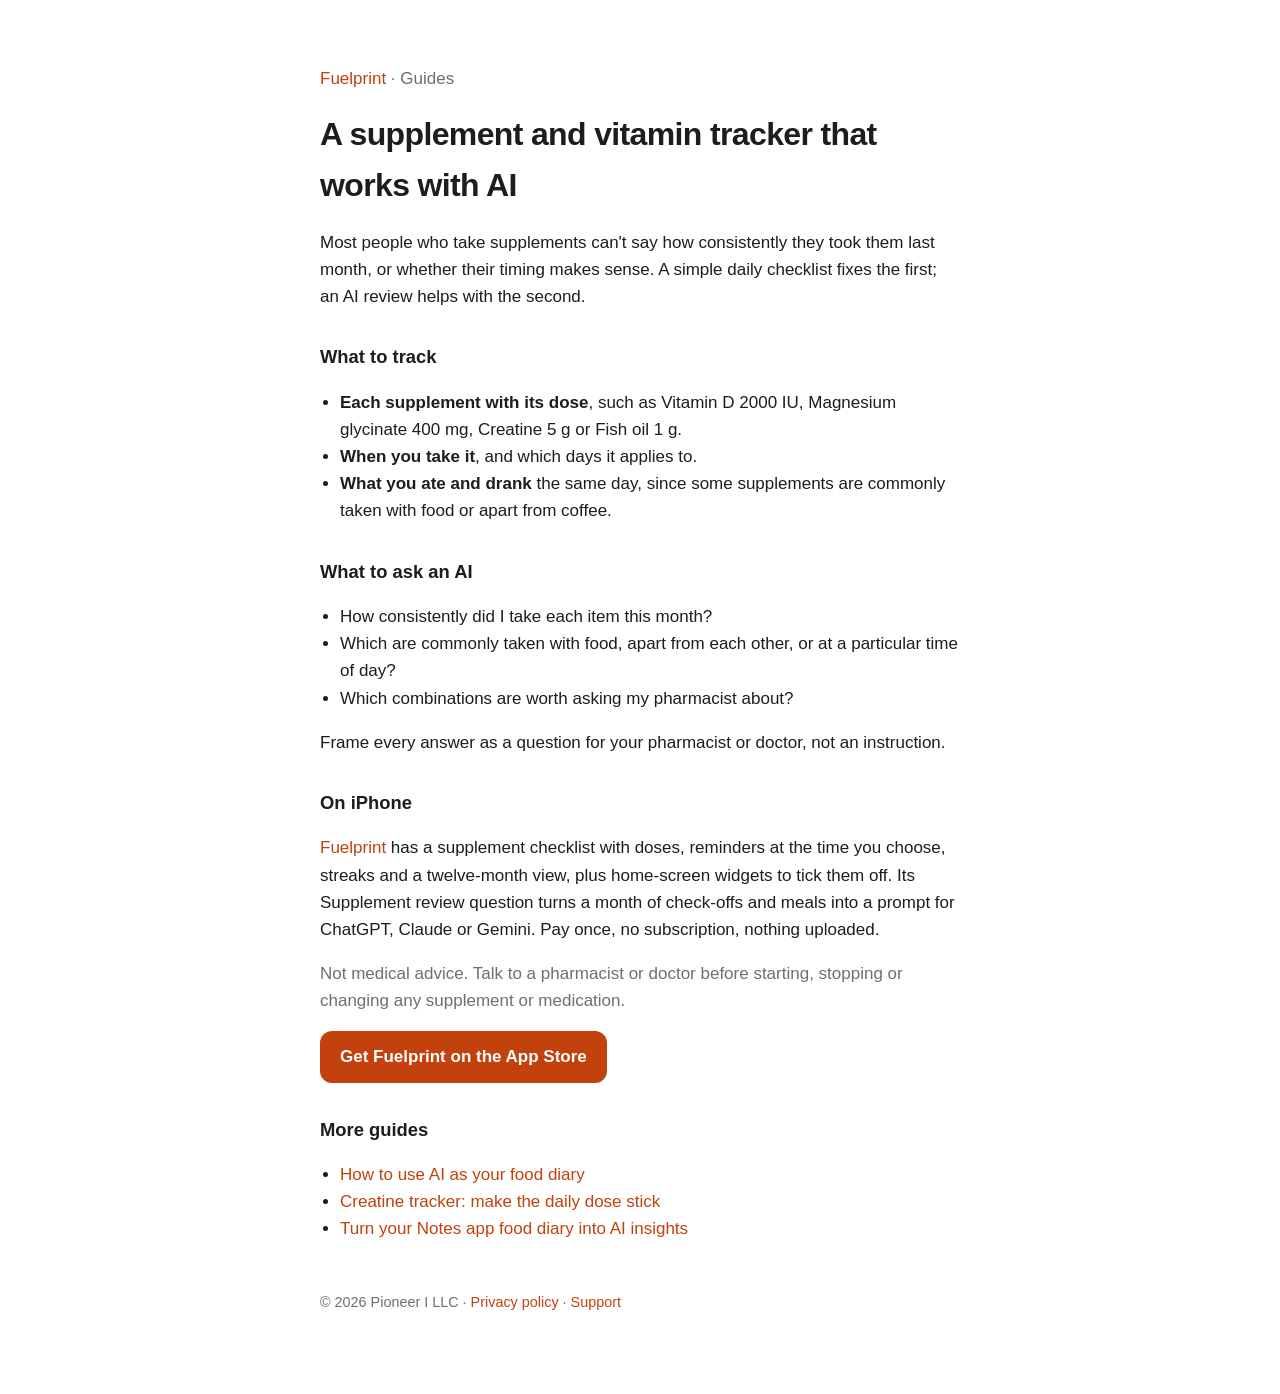
<file: docs/guides/supplement-tracker/index.html>
<!DOCTYPE html>
<html lang="en">
<head>
<meta charset="utf-8">
<meta name="viewport" content="width=device-width, initial-scale=1">
<title>Supplement and Vitamin Tracker for iPhone, With Reminders and AI Review</title>
<meta name="description" content="Track vitamins and supplements with doses, reminders and streaks, then ask AI to review timing and consistency with questions for your pharmacist. No subscription.">
<link rel="canonical" href="https://messagegabrielhere-lgtm.github.io/Appsales/docs/guides/supplement-tracker/">
<meta name="apple-itunes-app" content="app-id=6814644588">
<meta property="og:type" content="article">
<meta property="og:title" content="Supplement and Vitamin Tracker for iPhone, With Reminders and AI Review">
<meta property="og:description" content="Track vitamins and supplements with doses, reminders and streaks, then ask AI to review timing and consistency with questions for your pharmacist. No subscription.">
<meta property="og:url" content="https://messagegabrielhere-lgtm.github.io/Appsales/docs/guides/supplement-tracker/">
<meta property="og:image" content="https://messagegabrielhere-lgtm.github.io/Appsales/Kept/Assets.xcassets/AppIconPreview.imageset/AppIconPreview@3x.png">
<link rel="stylesheet" href="../../_style.css">
<script type="application/ld+json">{"@context": "https://schema.org", "@type": "Article", "headline": "Supplement and Vitamin Tracker for iPhone, With Reminders and AI Review", "description": "Track vitamins and supplements with doses, reminders and streaks, then ask AI to review timing and consistency with questions for your pharmacist. No subscription.", "publisher": {"@type": "Organization", "name": "Pioneer I LLC"}, "datePublished": "2026-10-08", "mainEntityOfPage": "https://messagegabrielhere-lgtm.github.io/Appsales/docs/guides/supplement-tracker/"}</script>
</head>
<body>
<main>
  <p class="muted"><a href="../../../">Fuelprint</a> · Guides</p>
  <h1>A supplement and vitamin tracker that works with AI</h1>
<p>Most people who take supplements can't say how consistently they took them last month, or whether their timing makes sense. A simple daily checklist fixes the first; an AI review helps with the second.</p>
<h2>What to track</h2>
<ul>
<li><strong>Each supplement with its dose</strong>, such as Vitamin D 2000 IU, Magnesium glycinate 400 mg, Creatine 5 g or Fish oil 1 g.</li>
<li><strong>When you take it</strong>, and which days it applies to.</li>
<li><strong>What you ate and drank</strong> the same day, since some supplements are commonly taken with food or apart from coffee.</li>
</ul>
<h2>What to ask an AI</h2>
<ul>
<li>How consistently did I take each item this month?</li>
<li>Which are commonly taken with food, apart from each other, or at a particular time of day?</li>
<li>Which combinations are worth asking my pharmacist about?</li>
</ul>
<p>Frame every answer as a question for your pharmacist or doctor, not an instruction.</p>
<h2>On iPhone</h2>
<p><a href="../../../">Fuelprint</a> has a supplement checklist with doses, reminders at the time you choose, streaks and a twelve-month view, plus home-screen widgets to tick them off. Its Supplement review question turns a month of check-offs and meals into a prompt for ChatGPT, Claude or Gemini. Pay once, no subscription, nothing uploaded.</p>
<p class="muted">Not medical advice. Talk to a pharmacist or doctor before starting, stopping or changing any supplement or medication.</p>
  <p><a class="button" href="https://apps.apple.com/app/id6814644588">Get Fuelprint on the App Store</a></p>
  <h2>More guides</h2>
  <ul>
    <li><a href="../ai-food-diary/">How to use AI as your food diary</a></li>
    <li><a href="../creatine-tracker/">Creatine tracker: make the daily dose stick</a></li>
    <li><a href="../notes-food-diary/">Turn your Notes app food diary into AI insights</a></li>
  </ul>
  <footer class="muted">© 2026 Pioneer I LLC · <a href="../../privacy/">Privacy policy</a> · <a href="../../support/">Support</a></footer>
</main>
</body>
</html>
</file>
<file: docs/_style.css>
:root { color-scheme: light dark; --bg: #ffffff; --fg: #1d1d1f; --muted: #6e6e73; --accent: #c2410c; --card: #f5f5f7; }
@media (prefers-color-scheme: dark) { :root { --bg: #000000; --fg: #f5f5f7; --muted: #a1a1a6; --card: #1c1c1e; --accent: #fb923c; } }
* { box-sizing: border-box; }
body { margin: 0; background: var(--bg); color: var(--fg); font: 17px/1.6 -apple-system, BlinkMacSystemFont, "SF Pro Text", "Segoe UI", Roboto, Helvetica, Arial, sans-serif; }
main { max-width: 680px; margin: 0 auto; padding: 48px 20px 80px; }
h1 { font-size: 2rem; letter-spacing: -0.02em; margin: 0 0 8px; }
h2 { font-size: 1.15rem; margin: 32px 0 8px; }
h3 { font-size: 1rem; margin: 20px 0 4px; }
.lead { font-size: 1.2rem; font-weight: 600; margin: 0 0 16px; }
code { font: 0.9em ui-monospace, SFMono-Regular, Menlo, monospace; background: var(--card); padding: 1px 5px; border-radius: 5px; }
ol { padding-left: 22px; }
p, li { color: var(--fg); }
.muted { color: var(--muted); }
a { color: var(--accent); text-decoration: none; }
a:hover { text-decoration: underline; }
.icon { width: 96px; height: 96px; border-radius: 22px; display: block; margin: 0 0 20px; }
.button { display: inline-block; background: #c2410c; color: #fff; font-weight: 600; padding: 12px 20px; border-radius: 12px; }
.card { background: var(--card); border-radius: 16px; padding: 20px 24px; margin: 24px 0; }
ul { padding-left: 20px; }
footer { margin-top: 48px; font-size: 0.9rem; }
</file>
